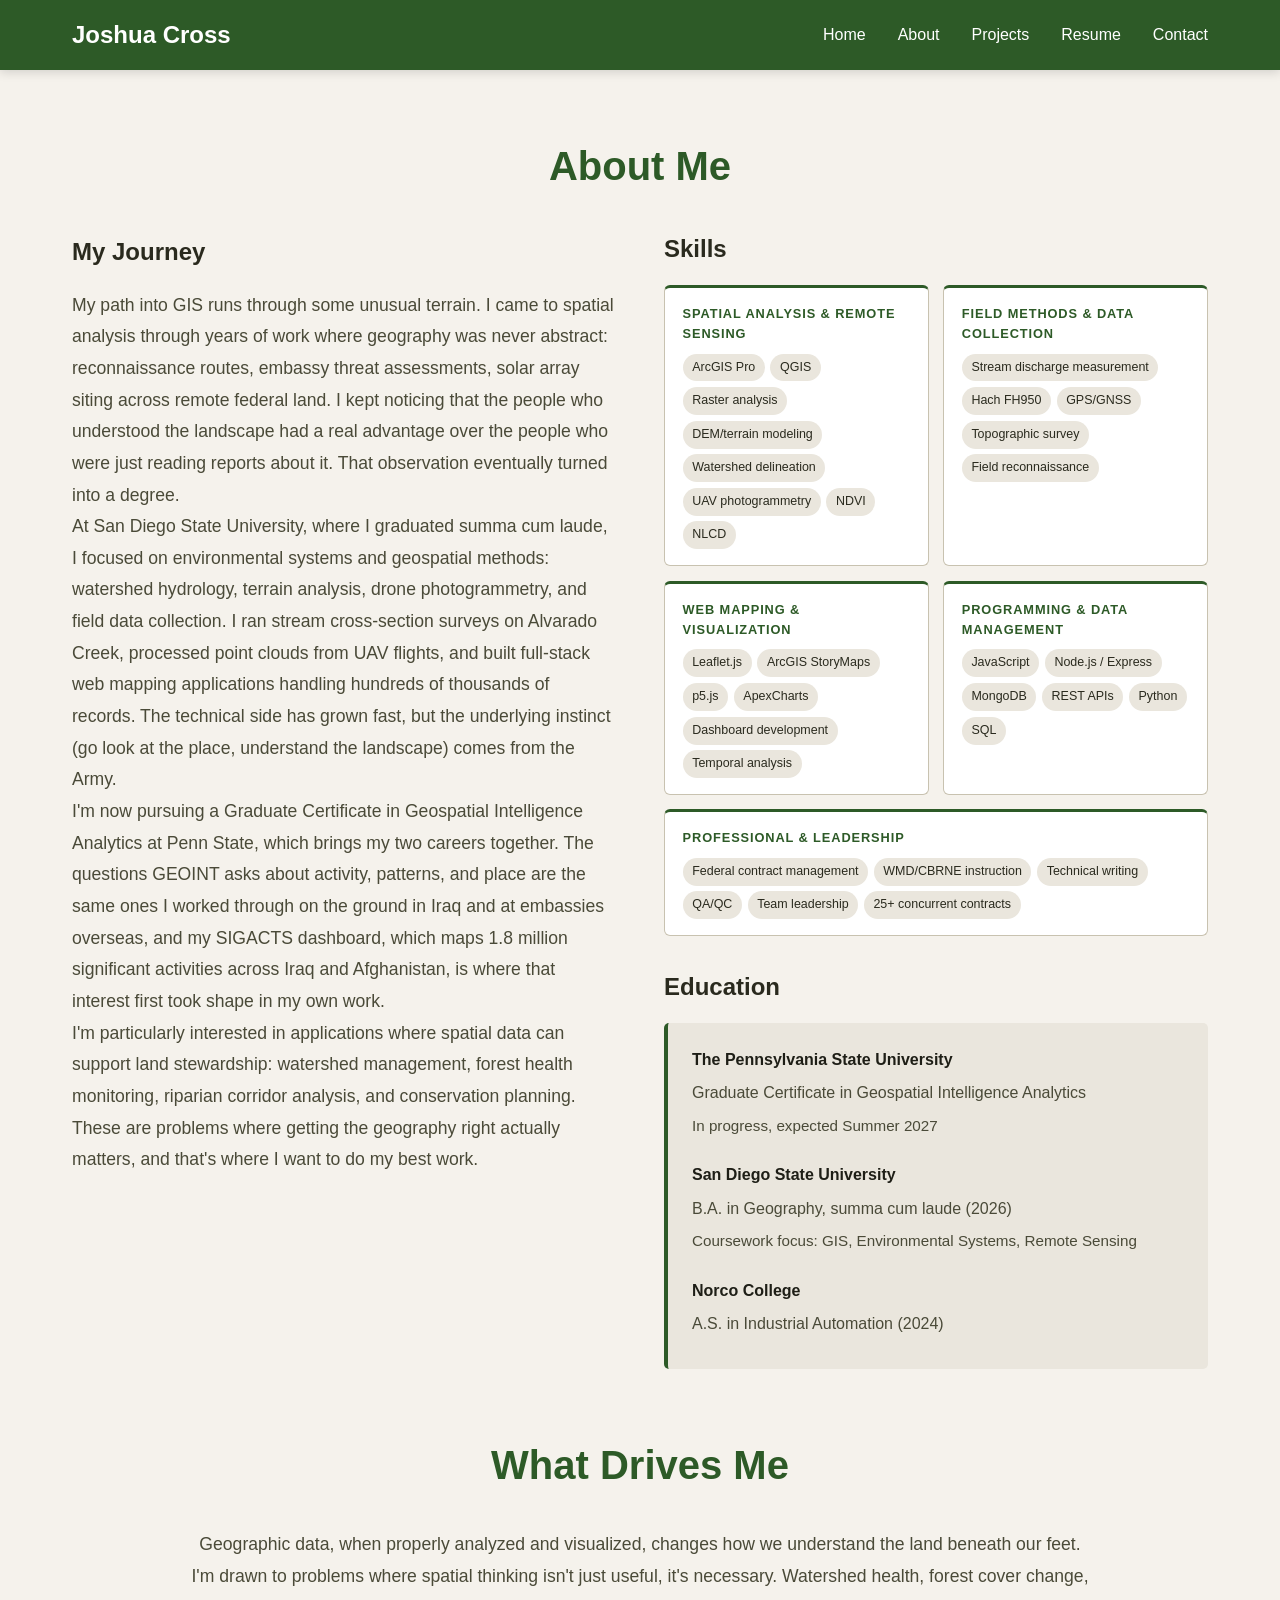
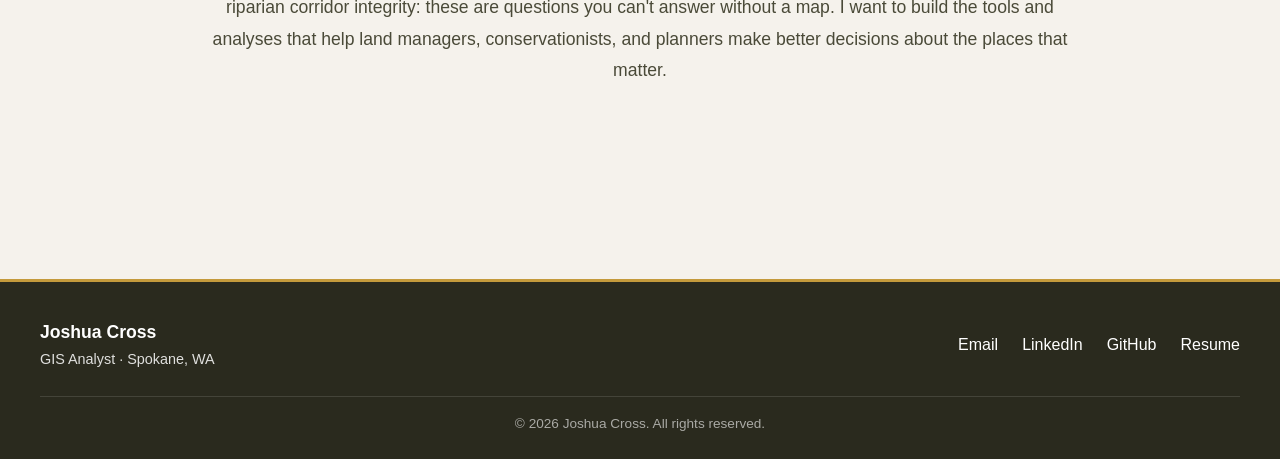
<file: about.html>
<!DOCTYPE html>
<html lang="en">
<head>
  <meta charset="UTF-8">
  <meta name="viewport" content="width=device-width, initial-scale=1.0">
  <title>About - Joshua Cross</title>
  <link rel="icon" href="favicon.svg" type="image/svg+xml">
  <link rel="icon" href="favicon-32.png" type="image/png" sizes="32x32">
  <link rel="apple-touch-icon" href="apple-touch-icon.png">
  <link rel="stylesheet" href="portfolio-style.css">
</head>
<body>
  <nav>
    <div class="nav-container">
      <h1>Joshua Cross</h1>
      <ul>
        <li><a href="index.html">Home</a></li>
        <li><a href="about.html">About</a></li>
        <li><a href="projects.html">Projects</a></li>
        <li><a href="resume.html">Resume</a></li>
        <li><a href="contact.html">Contact</a></li>
      </ul>
    </div>
  </nav>

  <div class="container">
    <section>
      <h2>About Me</h2>
      
      <div class="about-content">
        <div>
          <div class="about-text">
            <h3>My Journey</h3>
            <p>
              My path into GIS runs through some unusual terrain. I came to spatial analysis through
              years of work where geography was never abstract: reconnaissance routes, embassy threat
              assessments, solar array siting across remote federal land. I kept noticing that the people
              who understood the landscape had a real advantage over the people who were just reading
              reports about it. That observation eventually turned into a degree.
            </p>
            <p>
              At San Diego State University, where I graduated summa cum laude, I focused on environmental
              systems and geospatial methods: watershed hydrology, terrain analysis, drone photogrammetry, and
              field data collection. I ran stream cross-section surveys on Alvarado Creek, processed point clouds
              from UAV flights, and built full-stack web mapping applications handling hundreds of thousands of
              records. The technical side has grown fast, but the underlying instinct (go look at the place,
              understand the landscape) comes from the Army.
            </p>
            <p>
              I'm now pursuing a Graduate Certificate in Geospatial Intelligence Analytics at Penn State,
              which brings my two careers together. The questions GEOINT asks about activity, patterns, and
              place are the same ones I worked through on the ground in Iraq and at embassies overseas, and
              my SIGACTS dashboard, which maps 1.8 million significant activities across Iraq and Afghanistan,
              is where that interest first took shape in my own work.
            </p>
            <p>
              I'm particularly interested in applications where spatial data can support land stewardship:
              watershed management, forest health monitoring, riparian corridor analysis, and conservation
              planning. These are problems where getting the geography right actually matters, and that's
              where I want to do my best work.
            </p>
          </div>
        </div>
        
        <div>
          <h3>Skills</h3>

          <style>
            .skill-cards {
              display: grid;
              grid-template-columns: 1fr 1fr;
              gap: 0.9rem;
              margin-top: 0.75rem;
            }
            .skill-card {
              background-color: var(--white);
              border: 1px solid var(--border);
              border-top: 3px solid var(--primary-green);
              border-radius: 6px;
              padding: 1rem 1.1rem;
              transition: box-shadow 0.2s, transform 0.2s;
            }
            .skill-card:hover {
              box-shadow: 0 4px 14px rgba(45,90,39,0.13);
              transform: translateY(-2px);
            }
            .skill-card.wide {
              grid-column: span 2;
            }
            .skill-card h4 {
              font-size: 0.8rem;
              font-weight: 700;
              text-transform: uppercase;
              letter-spacing: 0.07em;
              color: var(--primary-green);
              margin-bottom: 0.55rem;
            }
            .skill-tags {
              display: flex;
              flex-wrap: wrap;
              gap: 0.35rem;
            }
            .skill-tag {
              background-color: var(--light-surface);
              color: var(--dark-gray);
              font-size: 0.78rem;
              font-weight: 500;
              padding: 0.25rem 0.6rem;
              border-radius: 20px;
              white-space: nowrap;
            }

            @media (max-width: 768px) {
              .skill-cards { grid-template-columns: 1fr; }
              .skill-card.wide { grid-column: span 1; }
            }
          </style>

          <div class="skill-cards">

            <div class="skill-card">
              <h4>Spatial Analysis &amp; Remote Sensing</h4>
              <div class="skill-tags">
                <span class="skill-tag">ArcGIS Pro</span>
                <span class="skill-tag">QGIS</span>
                <span class="skill-tag">Raster analysis</span>
                <span class="skill-tag">DEM/terrain modeling</span>
                <span class="skill-tag">Watershed delineation</span>
                <span class="skill-tag">UAV photogrammetry</span>
                <span class="skill-tag">NDVI</span>
                <span class="skill-tag">NLCD</span>
              </div>
            </div>

            <div class="skill-card">
              <h4>Field Methods &amp; Data Collection</h4>
              <div class="skill-tags">
                <span class="skill-tag">Stream discharge measurement</span>
                <span class="skill-tag">Hach FH950</span>
                <span class="skill-tag">GPS/GNSS</span>
                <span class="skill-tag">Topographic survey</span>
                <span class="skill-tag">Field reconnaissance</span>
              </div>
            </div>

            <div class="skill-card">
              <h4>Web Mapping &amp; Visualization</h4>
              <div class="skill-tags">
                <span class="skill-tag">Leaflet.js</span>
                <span class="skill-tag">ArcGIS StoryMaps</span>
                <span class="skill-tag">p5.js</span>
                <span class="skill-tag">ApexCharts</span>
                <span class="skill-tag">Dashboard development</span>
                <span class="skill-tag">Temporal analysis</span>
              </div>
            </div>

            <div class="skill-card">
              <h4>Programming &amp; Data Management</h4>
              <div class="skill-tags">
                <span class="skill-tag">JavaScript</span>
                <span class="skill-tag">Node.js / Express</span>
                <span class="skill-tag">MongoDB</span>
                <span class="skill-tag">REST APIs</span>
                <span class="skill-tag">Python</span>
                <span class="skill-tag">SQL</span>
              </div>
            </div>

            <div class="skill-card wide">
              <h4>Professional &amp; Leadership</h4>
              <div class="skill-tags">
                <span class="skill-tag">Federal contract management</span>
                <span class="skill-tag">WMD/CBRNE instruction</span>
                <span class="skill-tag">Technical writing</span>
                <span class="skill-tag">QA/QC</span>
                <span class="skill-tag">Team leadership</span>
                <span class="skill-tag">25+ concurrent contracts</span>
              </div>
            </div>

          </div>
          
          <h3 style="margin-top: 2rem;">Education</h3>
          <div style="background-color: var(--light-surface); padding: 1.5rem; border-radius: 5px; margin-top: 1rem; border-left: 4px solid var(--primary-green);">
            <p style="margin-bottom: 0.5rem;"><strong>The Pennsylvania State University</strong></p>
            <p style="color: var(--medium-gray); margin-bottom: 0.5rem;">Graduate Certificate in Geospatial Intelligence Analytics</p>
            <p style="color: var(--medium-gray); font-size: 0.95rem;">In progress, expected Summer 2027</p>

            <p style="margin-top: 1.5rem; margin-bottom: 0.5rem;"><strong>San Diego State University</strong></p>
            <p style="color: var(--medium-gray); margin-bottom: 0.5rem;">B.A. in Geography, summa cum laude (2026)</p>
            <p style="color: var(--medium-gray); font-size: 0.95rem;">Coursework focus: GIS, Environmental Systems, Remote Sensing</p>
            
            <p style="margin-top: 1.5rem; margin-bottom: 0.5rem;"><strong>Norco College</strong></p>
            <p style="color: var(--medium-gray); margin-bottom: 0.5rem;">A.S. in Industrial Automation (2024)</p>
          </div>
        </div>
      </div>
    </section>
    
    <section>
      <h2>What Drives Me</h2>
      <p style="text-align: center; font-size: 1.1rem; color: var(--medium-gray); max-width: 900px; margin: 0 auto; line-height: 1.8;">
        Geographic data, when properly analyzed and visualized, changes how we understand the land
        beneath our feet. I'm drawn to problems where spatial thinking isn't just useful, it's
        necessary. Watershed health, forest cover change, riparian corridor integrity: these are
        questions you can't answer without a map. I want to build the tools and analyses that help
        land managers, conservationists, and planners make better decisions about the places that matter.
      </p>
    </section>
  </div>

  <footer class="site-footer">
    <div class="footer-inner">
      <div class="footer-id">
        <strong>Joshua Cross</strong>
        <span>GIS Analyst &middot; Spokane, WA</span>
      </div>
      <div class="footer-links" role="navigation" aria-label="Contact and profiles">
        <a href="mailto:cross124@hotmail.com">Email</a>
        <a href="https://www.linkedin.com/in/joshuajcross/" target="_blank" rel="noopener">LinkedIn</a>
        <a href="https://github.com/crosseodtech-alt" target="_blank" rel="noopener">GitHub</a>
        <a href="resume.html">Resume</a>
      </div>
    </div>
    <p class="footer-copy">&copy; 2026 Joshua Cross. All rights reserved.</p>
  </footer>
</body>
</html>
</file>
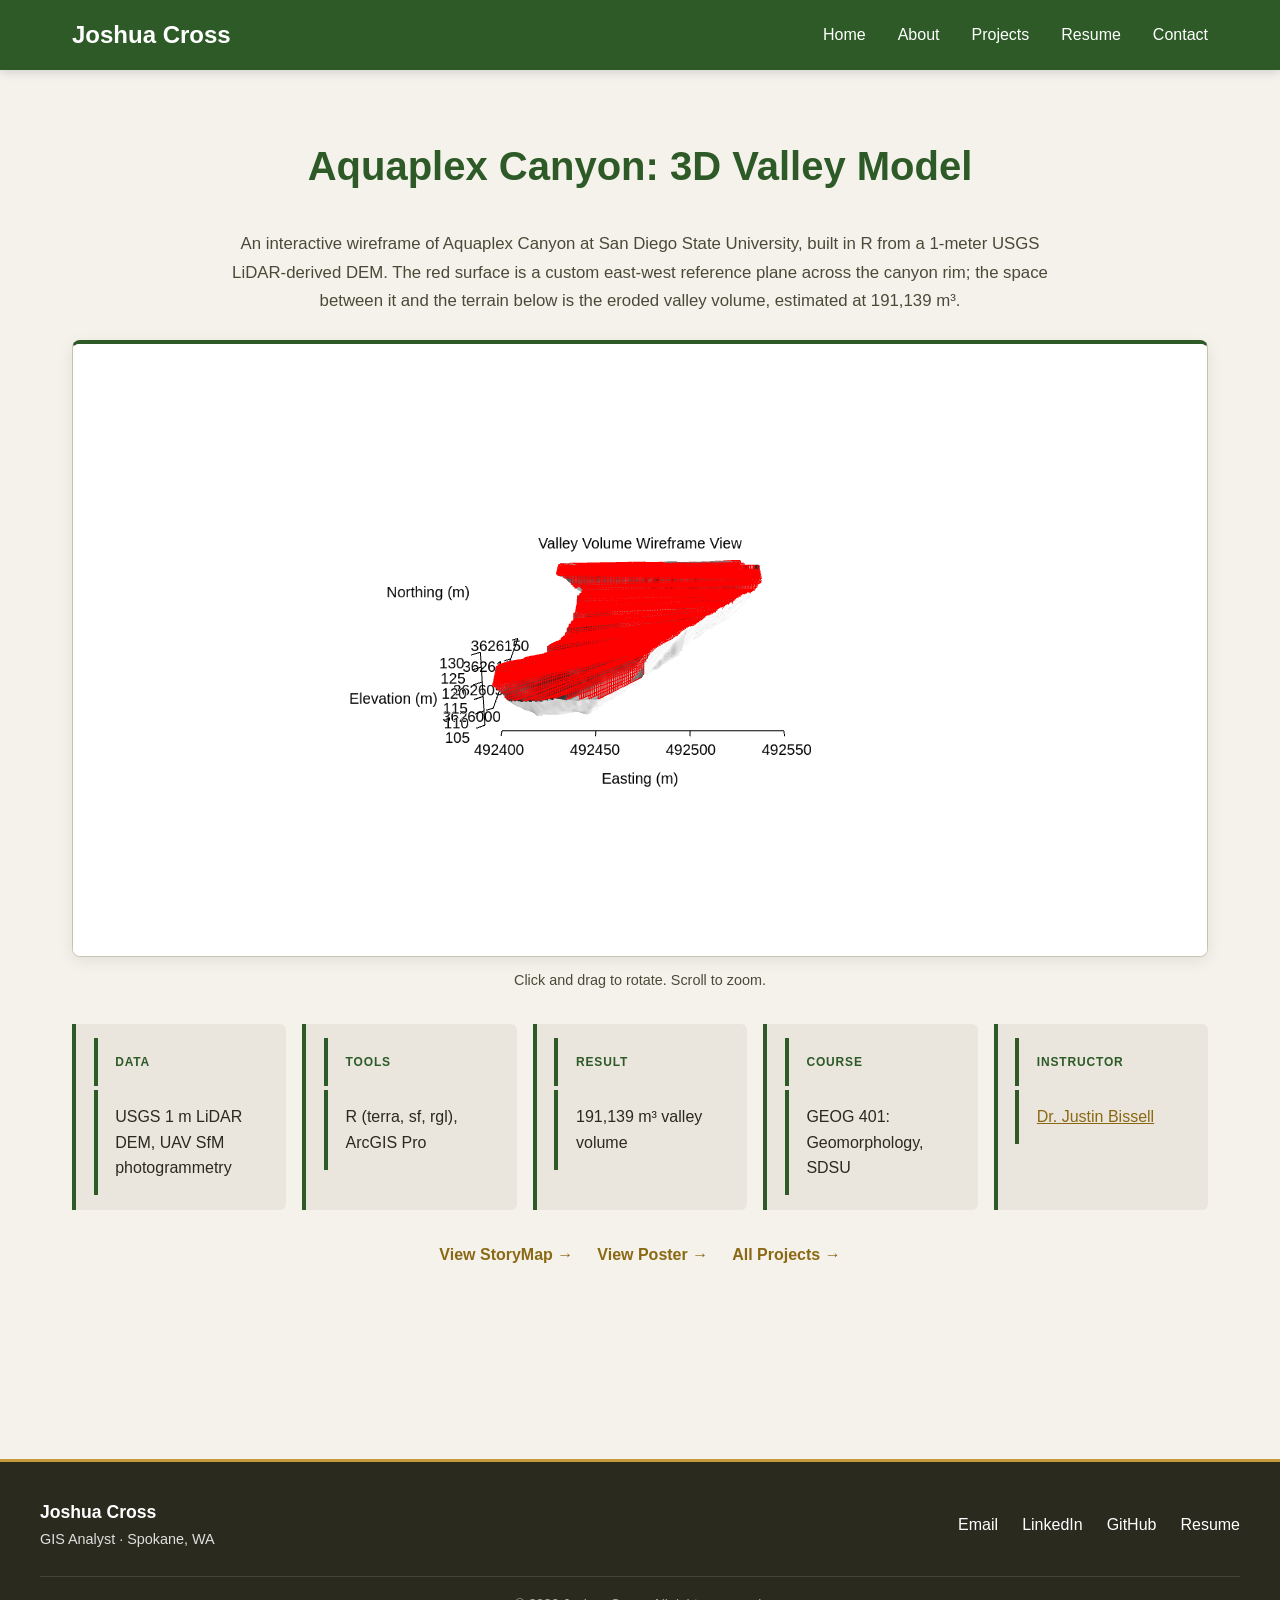
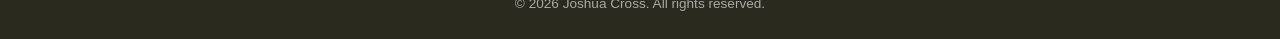
<file: aquaplex-3d.html>
<!DOCTYPE html>
<html lang="en">
<head>
  <meta charset="UTF-8">
  <meta name="viewport" content="width=device-width, initial-scale=1.0">
  <title>Aquaplex Canyon 3D Valley Model - Joshua Cross</title>
  <link rel="icon" href="favicon.svg" type="image/svg+xml">
  <link rel="icon" href="favicon-32.png" type="image/png" sizes="32x32">
  <link rel="apple-touch-icon" href="apple-touch-icon.png">
  <link rel="stylesheet" href="portfolio-style.css">
  <style>
    .model-intro { max-width: 820px; margin: 0 auto 1.5rem; text-align: center; color: var(--medium-gray); font-size: 1.05rem; line-height: 1.7; }
    .model-frame {
      background: var(--white);
      border: 1px solid var(--border);
      border-top: 4px solid var(--primary-green);
      border-radius: 8px;
      box-shadow: 0 4px 15px rgba(0,0,0,0.08);
      overflow: hidden;
    }
    .model-frame iframe { display: block; width: 100%; height: 68vh; min-height: 420px; border: 0; }
    .model-hint { text-align: center; color: var(--medium-gray); font-size: 0.9rem; margin-top: 0.75rem; }
    .model-meta { display: grid; grid-template-columns: repeat(auto-fit, minmax(200px, 1fr)); gap: 1rem; margin-top: 2rem; }
    .model-meta div { background: var(--light-surface); border-left: 4px solid var(--primary-green); border-radius: 0 6px 6px 0; padding: 0.9rem 1.1rem; }
    .model-meta .k { font-size: 0.75rem; font-weight: 700; text-transform: uppercase; letter-spacing: 0.07em; color: var(--primary-green); }
    .model-meta .v { color: var(--dark-gray); margin-top: 0.2rem; }
    .model-meta .v a { color: var(--accent-brown); }
    .model-links { text-align: center; margin-top: 2rem; display: flex; gap: 1.5rem; justify-content: center; flex-wrap: wrap; }
    @media (max-width: 768px) { .model-frame iframe { height: 60vh; } }
  </style>
</head>
<body>
  <nav>
    <div class="nav-container">
      <h1>Joshua Cross</h1>
      <ul>
        <li><a href="index.html">Home</a></li>
        <li><a href="about.html">About</a></li>
        <li><a href="projects.html">Projects</a></li>
        <li><a href="resume.html">Resume</a></li>
        <li><a href="contact.html">Contact</a></li>
      </ul>
    </div>
  </nav>

  <div class="container">
    <section>
      <h2>Aquaplex Canyon: 3D Valley Model</h2>
      <p class="model-intro">
        An interactive wireframe of Aquaplex Canyon at San Diego State University, built in R from a
        1-meter USGS LiDAR-derived DEM. The red surface is a custom east-west reference plane across the
        canyon rim; the space between it and the terrain below is the eroded valley volume, estimated at
        191,139 m&sup3;.
      </p>

      <div class="model-frame">
        <iframe src="valley_volume_wireframe_view.html" title="Interactive 3D wireframe of Aquaplex Canyon valley volume" loading="lazy"></iframe>
      </div>
      <p class="model-hint">Click and drag to rotate. Scroll to zoom.</p>

      <div class="model-meta">
        <div><div class="k">Data</div><div class="v">USGS 1 m LiDAR DEM, UAV SfM photogrammetry</div></div>
        <div><div class="k">Tools</div><div class="v">R (terra, sf, rgl), ArcGIS Pro</div></div>
        <div><div class="k">Result</div><div class="v">191,139 m&sup3; valley volume</div></div>
        <div><div class="k">Course</div><div class="v">GEOG 401: Geomorphology, SDSU</div></div>
        <div><div class="k">Instructor</div><div class="v"><a href="https://geography.sdsu.edu/people/faculty" target="_blank" rel="noopener">Dr. Justin Bissell</a></div></div>
      </div>

      <div class="model-links">
        <a href="https://storymaps.arcgis.com/stories/194bd8a8081242cbbac8ca4844e58283" class="project-link" target="_blank">View StoryMap &rarr;</a>
        <a href="aquaplex-poster.html" class="project-link">View Poster &rarr;</a>
        <a href="projects.html" class="project-link">All Projects &rarr;</a>
      </div>
    </section>
  </div>

  <footer class="site-footer">
    <div class="footer-inner">
      <div class="footer-id">
        <strong>Joshua Cross</strong>
        <span>GIS Analyst &middot; Spokane, WA</span>
      </div>
      <div class="footer-links" role="navigation" aria-label="Contact and profiles">
        <a href="mailto:cross124@hotmail.com">Email</a>
        <a href="https://www.linkedin.com/in/joshuajcross/" target="_blank" rel="noopener">LinkedIn</a>
        <a href="https://github.com/crosseodtech-alt" target="_blank" rel="noopener">GitHub</a>
        <a href="resume.html">Resume</a>
      </div>
    </div>
    <p class="footer-copy">&copy; 2026 Joshua Cross. All rights reserved.</p>
  </footer>
</body>
</html>
</file>
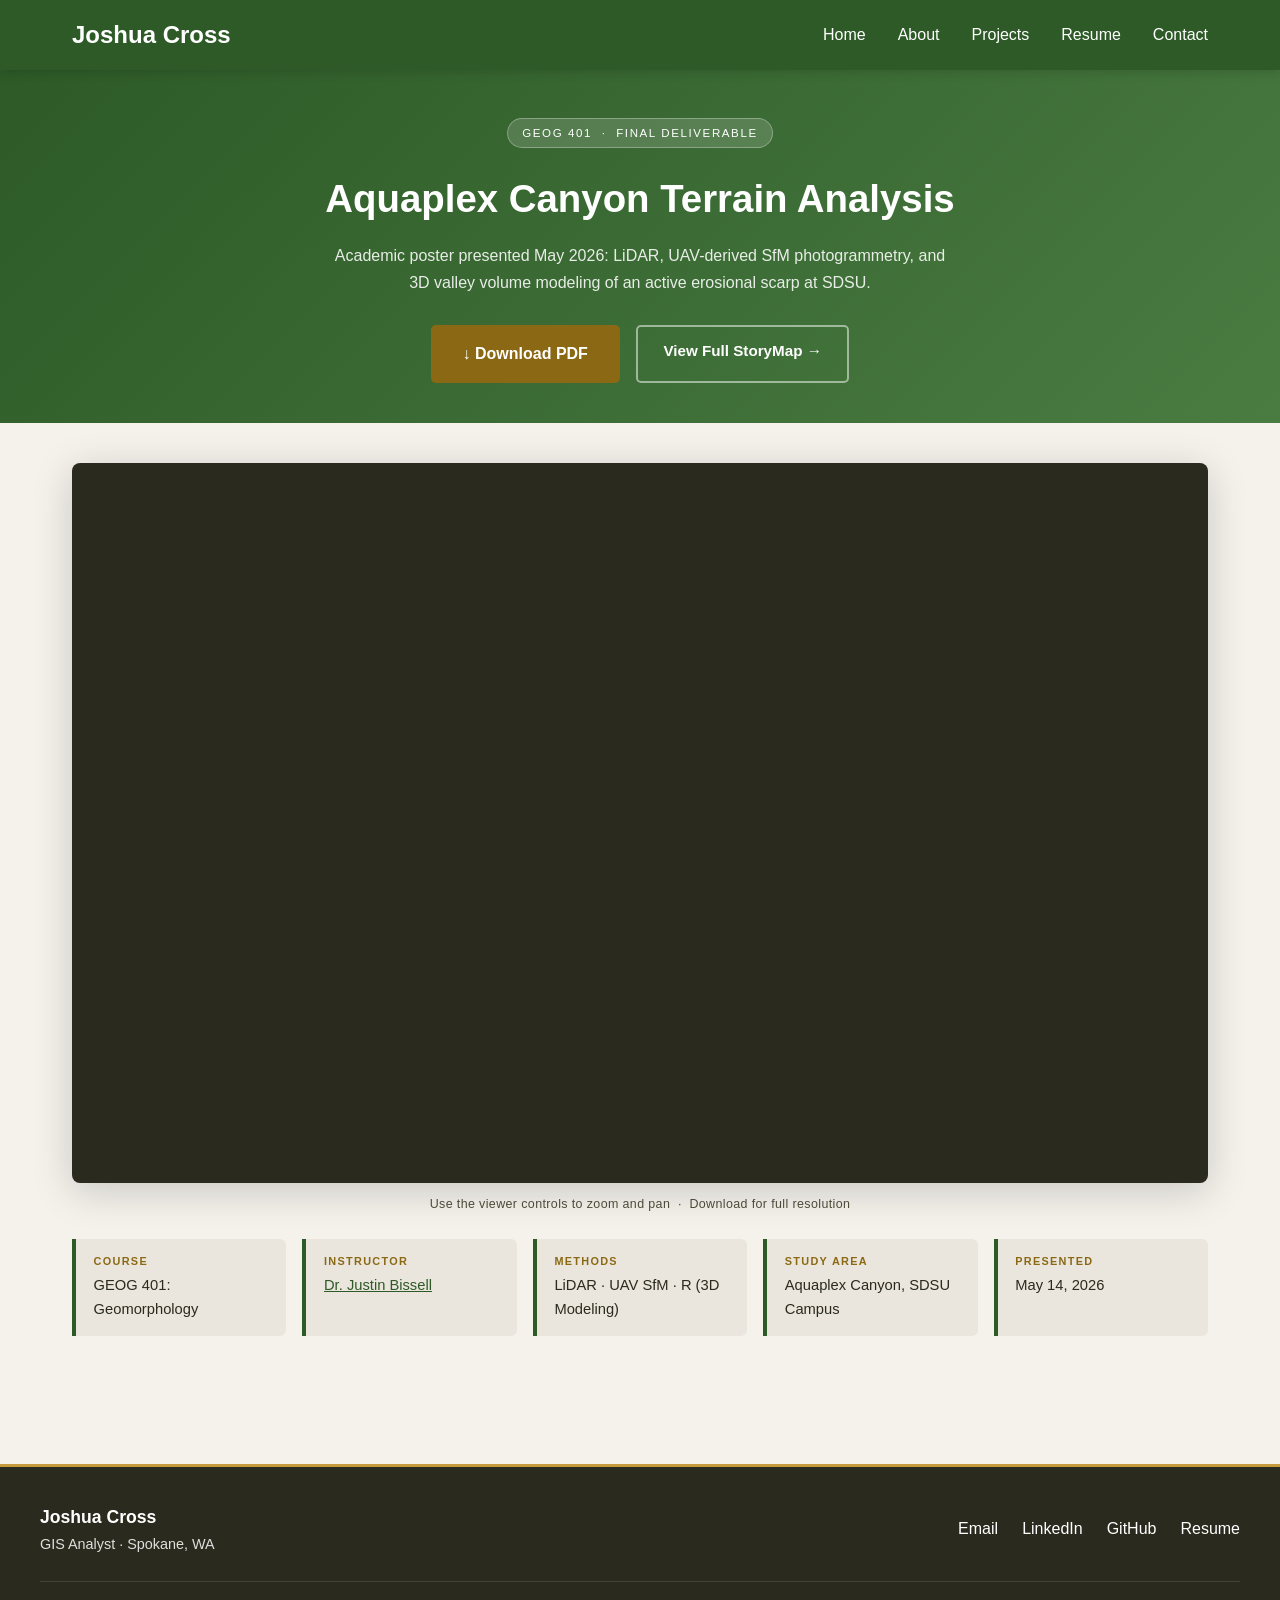
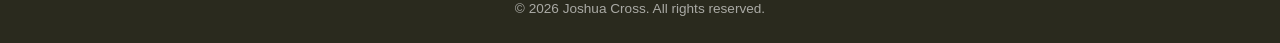
<file: aquaplex-poster.html>
<!DOCTYPE html>
<html lang="en">
<head>
  <meta charset="UTF-8">
  <meta name="viewport" content="width=device-width, initial-scale=1.0">
  <title>Aquaplex Canyon Terrain Analysis – GEOG 401 Poster</title>
  <link rel="icon" href="favicon.svg" type="image/svg+xml">
  <link rel="icon" href="favicon-32.png" type="image/png" sizes="32x32">
  <link rel="apple-touch-icon" href="apple-touch-icon.png">
  <link rel="stylesheet" href="portfolio-style.css">
  <style>
    .poster-hero {
      background: linear-gradient(135deg, var(--primary-green) 0%, var(--secondary-green) 100%);
      color: var(--white);
      padding: 3rem 2rem 2.5rem;
      text-align: center;
    }

    .poster-hero .tag {
      display: inline-block;
      background: rgba(255,255,255,0.15);
      border: 1px solid rgba(255,255,255,0.3);
      color: var(--white);
      font-size: 0.72rem;
      letter-spacing: 0.14em;
      text-transform: uppercase;
      padding: 0.3rem 0.9rem;
      border-radius: 20px;
      margin-bottom: 1.2rem;
    }

    .poster-hero h2 {
      color: var(--white);
      font-size: clamp(1.5rem, 3vw, 2.4rem);
      margin-bottom: 0.8rem;
      font-weight: 700;
      text-align: center;
    }

    .poster-hero p {
      color: rgba(255,255,255,0.88);
      font-size: 1rem;
      max-width: 620px;
      margin: 0 auto 1.8rem;
      line-height: 1.7;
    }

    .hero-actions {
      display: flex;
      gap: 1rem;
      justify-content: center;
      flex-wrap: wrap;
    }

    .btn-outline-white {
      display: inline-block;
      background: transparent;
      color: var(--white);
      border: 2px solid rgba(255,255,255,0.5);
      padding: 0.75rem 1.6rem;
      border-radius: 5px;
      text-decoration: none;
      font-weight: 600;
      transition: border-color 0.2s, background 0.2s;
      font-size: 0.95rem;
    }

    .btn-outline-white:hover {
      border-color: var(--white);
      background: rgba(255,255,255,0.1);
    }

    .viewer-wrap {
      max-width: 1200px;
      margin: 0 auto;
      padding: 2.5rem 2rem 4rem;
    }

    .pdf-frame-wrap {
      border-radius: 8px;
      overflow: hidden;
      box-shadow: 0 8px 40px rgba(0,0,0,0.18);
      background: var(--dark-gray);
      height: 80vh;
      min-height: 500px;
    }

    .pdf-frame-wrap iframe {
      display: block;
      width: 100%;
      height: 100%;
      border: none;
    }

    .hint {
      text-align: center;
      color: var(--medium-gray);
      font-size: 0.78rem;
      margin-top: 0.75rem;
      letter-spacing: 0.03em;
    }

    .info-strip {
      display: grid;
      grid-template-columns: repeat(auto-fit, minmax(200px, 1fr));
      gap: 1rem;
      margin-top: 1.5rem;
    }

    .info-cell {
      background: var(--light-surface);
      border-left: 4px solid var(--primary-green);
      border-radius: 0 6px 6px 0;
      padding: 0.9rem 1.1rem;
    }

    .info-cell .label {
      font-size: 0.68rem;
      text-transform: uppercase;
      letter-spacing: 0.12em;
      color: var(--accent-brown);
      font-weight: 700;
      margin-bottom: 0.25rem;
    }

    .info-cell .value {
      font-size: 0.92rem;
      color: var(--dark-gray);
      font-weight: 500;
    }

    @media (max-width: 768px) {
      .pdf-frame-wrap { height: 60vh; }
      .info-strip { grid-template-columns: 1fr; }
    }
  </style>
</head>
<body>

  <nav>
    <div class="nav-container">
      <h1>Joshua Cross</h1>
      <ul>
        <li><a href="index.html">Home</a></li>
        <li><a href="about.html">About</a></li>
        <li><a href="projects.html">Projects</a></li>
        <li><a href="resume.html">Resume</a></li>
        <li><a href="contact.html">Contact</a></li>
      </ul>
    </div>
  </nav>

  <div class="poster-hero">
    <div class="tag">GEOG 401 &nbsp;·&nbsp; Final Deliverable</div>
    <h2>Aquaplex Canyon Terrain Analysis</h2>
    <p>Academic poster presented May 2026: LiDAR, UAV-derived SfM photogrammetry, and 3D valley volume modeling of an active erosional scarp at SDSU.</p>
    <div class="hero-actions">
      <a href="aquaplex-poster.pdf" download class="btn">↓ Download PDF</a>
      <a href="https://storymaps.arcgis.com/stories/194bd8a8081242cbbac8ca4844e58283" target="_blank" class="btn-outline-white">View Full StoryMap →</a>
    </div>
  </div>

  <div class="viewer-wrap">

    <div class="pdf-frame-wrap">
      <iframe
        src="https://docs.google.com/viewer?url=https://jcrossgis.com/aquaplex-poster.pdf&embedded=true"
        title="Aquaplex Canyon Terrain Analysis – GEOG 401 Final Poster"
        aria-label="PDF viewer: Aquaplex Canyon Terrain Analysis poster">
      </iframe>
    </div>

    <p class="hint">Use the viewer controls to zoom and pan &nbsp;·&nbsp; Download for full resolution</p>

    <div class="info-strip">
      <div class="info-cell">
        <div class="label">Course</div>
        <div class="value">GEOG 401: Geomorphology</div>
      </div>
      <div class="info-cell">
        <div class="label">Instructor</div>
        <div class="value"><a href="https://geography.sdsu.edu/people/faculty" target="_blank" rel="noopener" style="color: var(--primary-green);">Dr. Justin Bissell</a></div>
      </div>
      <div class="info-cell">
        <div class="label">Methods</div>
        <div class="value">LiDAR · UAV SfM · R (3D Modeling)</div>
      </div>
      <div class="info-cell">
        <div class="label">Study Area</div>
        <div class="value">Aquaplex Canyon, SDSU Campus</div>
      </div>
      <div class="info-cell">
        <div class="label">Presented</div>
        <div class="value">May 14, 2026</div>
      </div>
    </div>

  </div>

  <footer class="site-footer">
    <div class="footer-inner">
      <div class="footer-id">
        <strong>Joshua Cross</strong>
        <span>GIS Analyst &middot; Spokane, WA</span>
      </div>
      <div class="footer-links" role="navigation" aria-label="Contact and profiles">
        <a href="mailto:cross124@hotmail.com">Email</a>
        <a href="https://www.linkedin.com/in/joshuajcross/" target="_blank" rel="noopener">LinkedIn</a>
        <a href="https://github.com/crosseodtech-alt" target="_blank" rel="noopener">GitHub</a>
        <a href="resume.html">Resume</a>
      </div>
    </div>
    <p class="footer-copy">&copy; 2026 Joshua Cross. All rights reserved.</p>
  </footer>

</body>
</html>
</file>
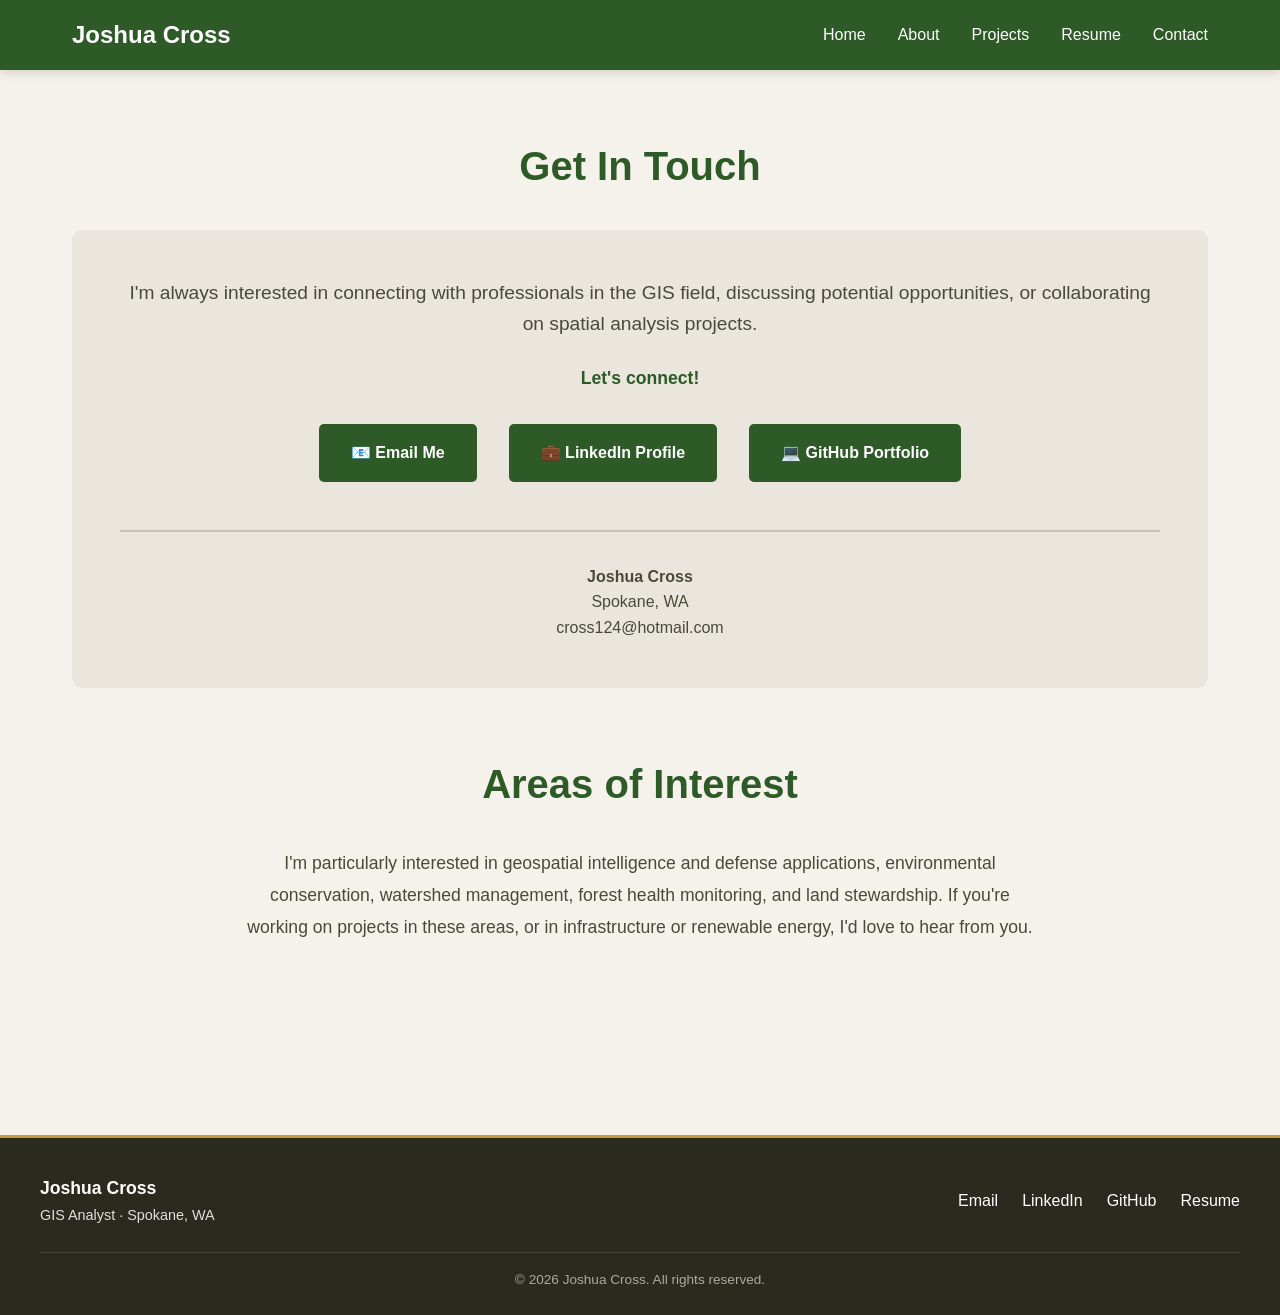
<file: contact.html>
<!DOCTYPE html>
<html lang="en">
<head>
  <meta charset="UTF-8">
  <meta name="viewport" content="width=device-width, initial-scale=1.0">
  <title>Contact - Joshua Cross</title>
  <link rel="icon" href="favicon.svg" type="image/svg+xml">
  <link rel="icon" href="favicon-32.png" type="image/png" sizes="32x32">
  <link rel="apple-touch-icon" href="apple-touch-icon.png">
  <link rel="stylesheet" href="portfolio-style.css">
</head>
<body>
  <nav>
    <div class="nav-container">
      <h1>Joshua Cross</h1>
      <ul>
        <li><a href="index.html">Home</a></li>
        <li><a href="about.html">About</a></li>
        <li><a href="projects.html">Projects</a></li>
        <li><a href="resume.html">Resume</a></li>
        <li><a href="contact.html">Contact</a></li>
      </ul>
    </div>
  </nav>

  <div class="container">
    <section>
      <h2>Get In Touch</h2>
      
      <div class="contact-info">
        <p style="font-size: 1.2rem; color: var(--medium-gray); margin-bottom: 1.5rem;">
          I'm always interested in connecting with professionals in the GIS field, 
          discussing potential opportunities, or collaborating on spatial analysis projects.
        </p>
        
        <p style="font-size: 1.1rem; color: var(--primary-green); font-weight: 600;">
          Let's connect!
        </p>
        
        <div class="contact-links">
          <a href="mailto:cross124@hotmail.com" class="contact-btn">
            📧 Email Me
          </a>
          
          <a href="https://www.linkedin.com/in/joshuajcross/" target="_blank" class="contact-btn">
            💼 LinkedIn Profile
          </a>
          
          <a href="https://github.com/crosseodtech-alt" target="_blank" class="contact-btn">
            💻 GitHub Portfolio
          </a>
        </div>
        
        <div style="margin-top: 3rem; padding-top: 2rem; border-top: 2px solid var(--border);">
          <p style="color: var(--medium-gray); font-size: 1rem;">
            <strong>Joshua Cross</strong><br>
            Spokane, WA<br>
            cross124@hotmail.com
          </p>
        </div>
      </div>
    </section>
    
    <section style="margin-top: 4rem;">
      <h2>Areas of Interest</h2>
      <p style="text-align: center; font-size: 1.1rem; color: var(--medium-gray); max-width: 800px; margin: 0 auto; line-height: 1.8;">
        I'm particularly interested in geospatial intelligence and defense applications, environmental conservation, watershed management, forest health monitoring, and land stewardship. If you're working on projects in these areas, or in infrastructure or renewable energy, I'd love to hear from you.
      </p>
    </section>
  </div>

  <footer class="site-footer">
    <div class="footer-inner">
      <div class="footer-id">
        <strong>Joshua Cross</strong>
        <span>GIS Analyst &middot; Spokane, WA</span>
      </div>
      <div class="footer-links" role="navigation" aria-label="Contact and profiles">
        <a href="mailto:cross124@hotmail.com">Email</a>
        <a href="https://www.linkedin.com/in/joshuajcross/" target="_blank" rel="noopener">LinkedIn</a>
        <a href="https://github.com/crosseodtech-alt" target="_blank" rel="noopener">GitHub</a>
        <a href="resume.html">Resume</a>
      </div>
    </div>
    <p class="footer-copy">&copy; 2026 Joshua Cross. All rights reserved.</p>
  </footer>
</body>
</html>
</file>
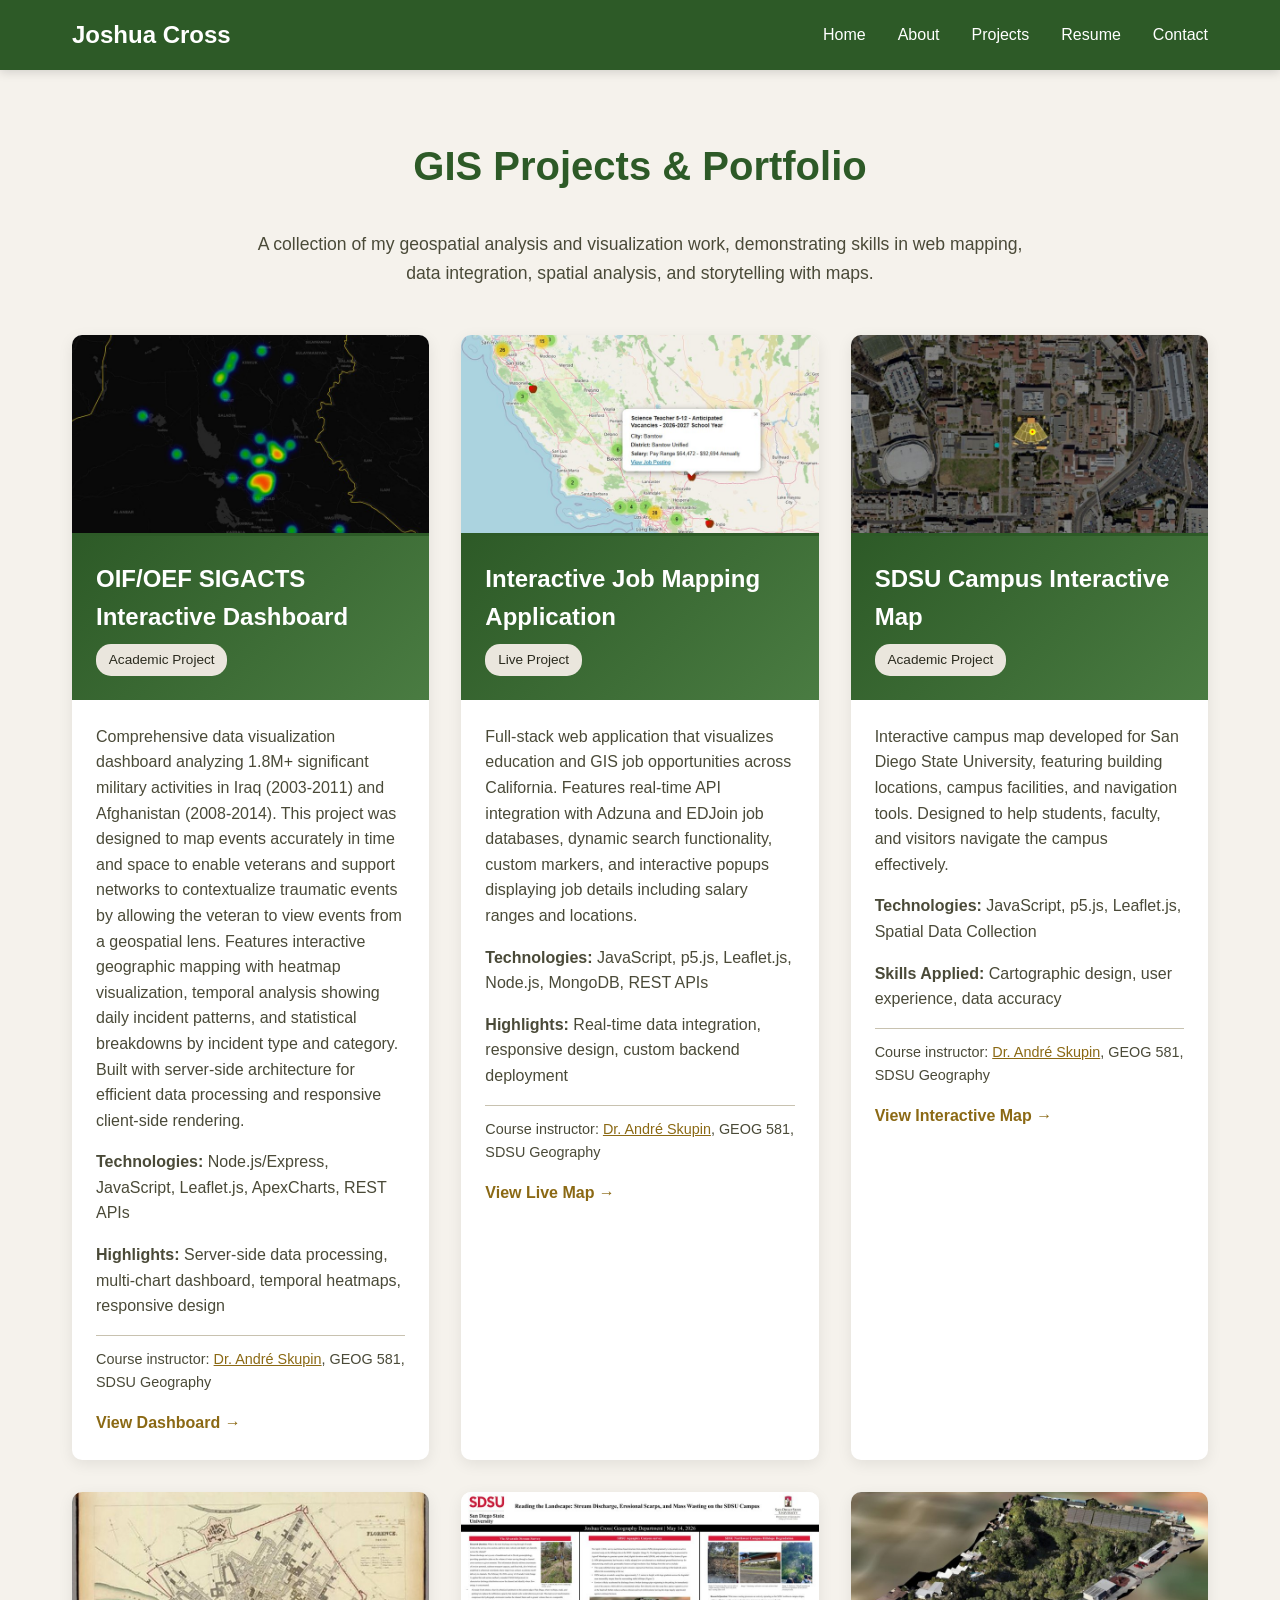
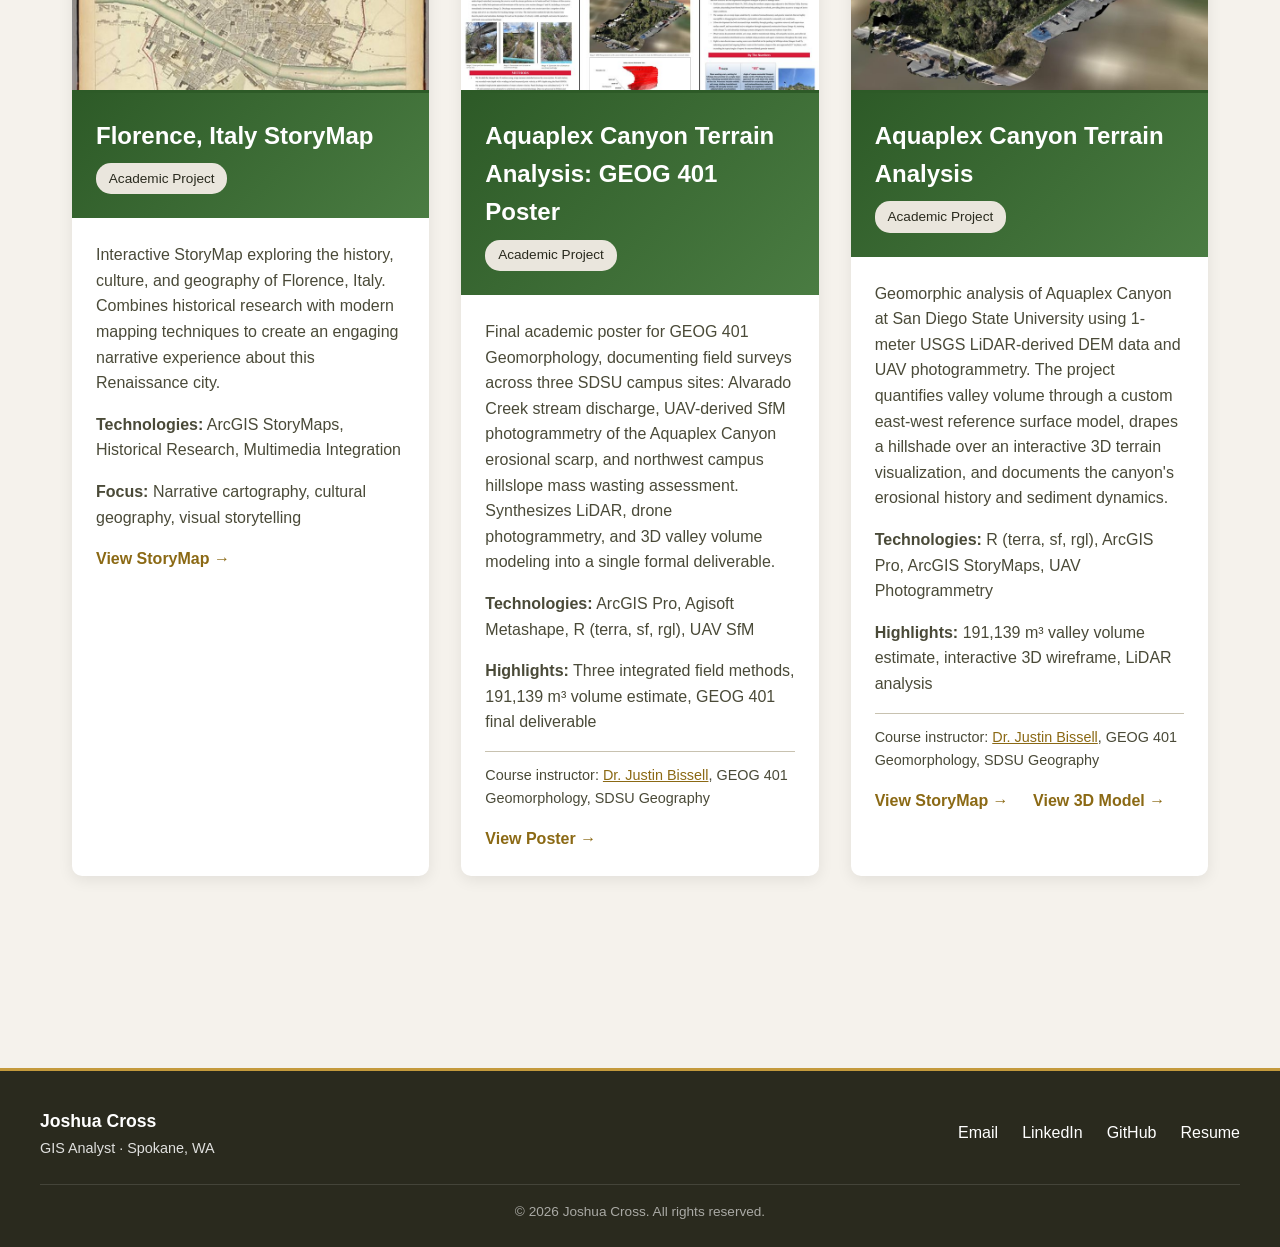
<file: projects.html>
<!DOCTYPE html>
<html lang="en">
<head>
  <meta charset="UTF-8">
  <meta name="viewport" content="width=device-width, initial-scale=1.0">
  <title>Projects - Joshua Cross</title>
  <link rel="icon" href="favicon.svg" type="image/svg+xml">
  <link rel="icon" href="favicon-32.png" type="image/png" sizes="32x32">
  <link rel="apple-touch-icon" href="apple-touch-icon.png">
  <link rel="stylesheet" href="portfolio-style.css">
</head>
<body>
  <nav>
    <div class="nav-container">
      <h1>Joshua Cross</h1>
      <ul>
        <li><a href="index.html">Home</a></li>
        <li><a href="about.html">About</a></li>
        <li><a href="projects.html">Projects</a></li>
        <li><a href="resume.html">Resume</a></li>
        <li><a href="contact.html">Contact</a></li>
      </ul>
    </div>
  </nav>

  <div class="container">
    <section>
      <h2>GIS Projects & Portfolio</h2>
      <p style="text-align: center; font-size: 1.1rem; color: var(--medium-gray); max-width: 800px; margin: 0 auto 3rem auto;">
        A collection of my geospatial analysis and visualization work, demonstrating skills in 
        web mapping, data integration, spatial analysis, and storytelling with maps.
      </p>

      <div class="projects-grid">
        
        <!-- Iraq SIGACTS Data Visualization -->
        <div class="project-card">
          <a class="project-thumb" href="sigacts/">
            <img src="images/thumb-sigacts.jpg" alt="Heatmap of significant activities across central Iraq, centered on Baghdad" width="800" height="450" loading="lazy">
          </a>
          <div class="project-header">
            <h3>OIF/OEF SIGACTS Interactive Dashboard</h3>
            <span class="project-status">Academic Project</span>
          </div>
          <div class="project-body">
            <p>
              Comprehensive data visualization dashboard analyzing 1.8M+ significant military 
              activities in Iraq (2003-2011) and Afghanistan (2008-2014). This project was designed 
              to map events accurately in time and space to enable veterans and support networks
              to contextualize traumatic events by allowing the veteran to view events from a 
              geospatial lens. Features interactive geographic mapping with heatmap 
              visualization, temporal analysis showing daily incident patterns, 
              and statistical breakdowns by incident type and category. Built with server-side 
              architecture for efficient data processing and responsive client-side rendering.
            </p>
            <p><strong>Technologies:</strong> Node.js/Express, JavaScript, Leaflet.js, ApexCharts, REST APIs</p>
            <p><strong>Highlights:</strong> Server-side data processing, multi-chart dashboard, temporal heatmaps, responsive design</p>
            <p class="project-credit">Course instructor: <a href="https://geography.sdsu.edu/people/bios/skupin" target="_blank" rel="noopener">Dr. Andr&eacute; Skupin</a>, GEOG 581, SDSU Geography</p>
            <a href="sigacts/" class="project-link">View Dashboard →</a>
          </div>
        </div>

        <!-- Interactive Job Mapping Application -->
        <div class="project-card">
          <a class="project-thumb" href="map.html">
            <img src="images/thumb-job-map.jpg" alt="Clustered teaching and GIS job markers across California with a job detail popup" width="800" height="450" loading="lazy">
          </a>
          <div class="project-header">
            <h3>Interactive Job Mapping Application</h3>
            <span class="project-status">Live Project</span>
          </div>
          <div class="project-body">
            <p>
              Full-stack web application that visualizes education and GIS job opportunities across 
              California. Features real-time API integration with Adzuna and EDJoin job databases, 
              dynamic search functionality, custom markers, and interactive popups displaying job 
              details including salary ranges and locations.
            </p>
            <p><strong>Technologies:</strong> JavaScript, p5.js, Leaflet.js, Node.js, MongoDB, REST APIs</p>
            <p><strong>Highlights:</strong> Real-time data integration, responsive design, custom backend deployment</p>
            <p class="project-credit">Course instructor: <a href="https://geography.sdsu.edu/people/bios/skupin" target="_blank" rel="noopener">Dr. Andr&eacute; Skupin</a>, GEOG 581, SDSU Geography</p>
            <a href="map.html" class="project-link">View Live Map →</a>
          </div>
        </div>

        <!-- SDSU Map -->
        <div class="project-card">
          <a class="project-thumb" href="campus/">
            <img src="images/thumb-sdsu-campus.jpg" alt="Satellite campus map of San Diego State University with the Open Air Theatre highlighted" width="800" height="450" loading="lazy">
          </a>
          <div class="project-header">
            <h3>SDSU Campus Interactive Map</h3>
            <span class="project-status">Academic Project</span>
          </div>
          <div class="project-body">
            <p>
              Interactive campus map developed for San Diego State University, featuring building 
              locations, campus facilities, and navigation tools. Designed to help students, faculty, 
              and visitors navigate the campus effectively.
            </p>
            <p><strong>Technologies:</strong> JavaScript, p5.js, Leaflet.js, Spatial Data Collection</p>
            <p><strong>Skills Applied:</strong> Cartographic design, user experience, data accuracy</p>
            <p class="project-credit">Course instructor: <a href="https://geography.sdsu.edu/people/bios/skupin" target="_blank" rel="noopener">Dr. Andr&eacute; Skupin</a>, GEOG 581, SDSU Geography</p>
            <a href="campus/" class="project-link">View Interactive Map →</a>
          </div>
        </div>

        <!-- Florence StoryMap -->
        <div class="project-card">
          <a class="project-thumb" href="https://storymaps.arcgis.com/stories/a43cd76825ff48aaac1025765d8aca10" target="_blank">
            <img src="images/thumb-florence.jpg" alt="1835 historical map of Florence, Italy, from the StoryMap" width="800" height="450" loading="lazy">
          </a>
          <div class="project-header">
            <h3>Florence, Italy StoryMap</h3>
            <span class="project-status">Academic Project</span>
          </div>
          <div class="project-body">
            <p>
              Interactive StoryMap exploring the history, culture, and geography of Florence, Italy. 
              Combines historical research with modern mapping techniques to create an engaging 
              narrative experience about this Renaissance city.
            </p>
            <p><strong>Technologies:</strong> ArcGIS StoryMaps, Historical Research, Multimedia Integration</p>
            <p><strong>Focus:</strong> Narrative cartography, cultural geography, visual storytelling</p>
            <a href="https://storymaps.arcgis.com/stories/a43cd76825ff48aaac1025765d8aca10" class="project-link" target="_blank">View StoryMap →</a>
          </div>
        </div>

        <!-- Aquaplex Canyon Poster -->
        <div class="project-card">
          <a class="project-thumb" href="aquaplex-poster.html">
            <img src="images/thumb-aquaplex-poster.jpg" alt="GEOG 401 poster: Reading the Landscape, stream discharge, erosional scarps, and mass wasting on the SDSU campus" width="800" height="450" loading="lazy">
          </a>
          <div class="project-header">
            <h3>Aquaplex Canyon Terrain Analysis: GEOG 401 Poster</h3>
            <span class="project-status">Academic Project</span>
          </div>
          <div class="project-body">
            <p>
              Final academic poster for GEOG 401 Geomorphology, documenting field surveys across 
              three SDSU campus sites: Alvarado Creek stream discharge, UAV-derived SfM 
              photogrammetry of the Aquaplex Canyon erosional scarp, and northwest campus 
              hillslope mass wasting assessment. Synthesizes LiDAR, drone photogrammetry, and 
              3D valley volume modeling into a single formal deliverable.
            </p>
            <p><strong>Technologies:</strong> ArcGIS Pro, Agisoft Metashape, R (terra, sf, rgl), UAV SfM</p>
            <p><strong>Highlights:</strong> Three integrated field methods, 191,139 m³ volume estimate, GEOG 401 final deliverable</p>
            <p class="project-credit">Course instructor: <a href="https://geography.sdsu.edu/people/faculty" target="_blank" rel="noopener">Dr. Justin Bissell</a>, GEOG 401 Geomorphology, SDSU Geography</p>
            <a href="aquaplex-poster.html" class="project-link">View Poster →</a>
          </div>
        </div>

        <!-- Aquaplex Canyon StoryMap -->
        <div class="project-card">
          <a class="project-thumb" href="https://storymaps.arcgis.com/stories/194bd8a8081242cbbac8ca4844e58283" target="_blank">
            <img src="images/thumb-aquaplex-sfm.jpg" alt="Drone structure-from-motion 3D model of Aquaplex Canyon at SDSU" width="800" height="450" loading="lazy">
          </a>
          <div class="project-header">
            <h3>Aquaplex Canyon Terrain Analysis</h3>
            <span class="project-status">Academic Project</span>
          </div>
          <div class="project-body">
            <p>
              Geomorphic analysis of Aquaplex Canyon at San Diego State University using 1-meter 
              USGS LiDAR-derived DEM data and UAV photogrammetry. The project quantifies valley 
              volume through a custom east-west reference surface model, drapes a hillshade over 
              an interactive 3D terrain visualization, and documents the canyon's erosional 
              history and sediment dynamics.
            </p>
            <p><strong>Technologies:</strong> R (terra, sf, rgl), ArcGIS Pro, ArcGIS StoryMaps, UAV Photogrammetry</p>
            <p><strong>Highlights:</strong> 191,139 m³ valley volume estimate, interactive 3D wireframe, LiDAR analysis</p>
            <p class="project-credit">Course instructor: <a href="https://geography.sdsu.edu/people/faculty" target="_blank" rel="noopener">Dr. Justin Bissell</a>, GEOG 401 Geomorphology, SDSU Geography</p>
            <a href="https://storymaps.arcgis.com/stories/194bd8a8081242cbbac8ca4844e58283" class="project-link" target="_blank">View StoryMap →</a>
            <a href="aquaplex-3d.html" class="project-link" style="margin-left: 1.25rem;">View 3D Model →</a>
          </div>
        </div>

      </div>
    </section>
  </div>

  <footer class="site-footer">
    <div class="footer-inner">
      <div class="footer-id">
        <strong>Joshua Cross</strong>
        <span>GIS Analyst &middot; Spokane, WA</span>
      </div>
      <div class="footer-links" role="navigation" aria-label="Contact and profiles">
        <a href="mailto:cross124@hotmail.com">Email</a>
        <a href="https://www.linkedin.com/in/joshuajcross/" target="_blank" rel="noopener">LinkedIn</a>
        <a href="https://github.com/crosseodtech-alt" target="_blank" rel="noopener">GitHub</a>
        <a href="resume.html">Resume</a>
      </div>
    </div>
    <p class="footer-copy">&copy; 2026 Joshua Cross. All rights reserved.</p>
  </footer>
</body>
</html>
</file>
<file: portfolio-style.css>
/* Portfolio Website Styles - Forest Green / Earth Brown Theme */

* {
  margin: 0;
  padding: 0;
  box-sizing: border-box;
}

:root {
  --primary-green: #2d5a27;
  --secondary-green: #4a7c42;
  --dark-gray: #2a2a1e;
  --medium-gray: #4a4a38;
  --light-surface: #eae6dd;
  --accent-brown: #8b6914;
  --accent-tan: #c49a3c;
  --white: #ffffff;
  --bg: #f5f2ec;
  --text-dark: #1e1e16;
  --border: #c8c2b0;
}

body {
  font-family: 'Segoe UI', Tahoma, Geneva, Verdana, sans-serif;
  line-height: 1.6;
  color: var(--text-dark);
  background-color: var(--bg);
}

/* Navigation */
nav {
  background-color: var(--primary-green);
  padding: 1rem 0;
  box-shadow: 0 2px 10px rgba(0,0,0,0.15);
  position: sticky;
  top: 0;
  z-index: 100;
}

.nav-container {
  max-width: 1200px;
  margin: 0 auto;
  padding: 0 2rem;
  display: flex;
  justify-content: space-between;
  align-items: center;
}

nav h1 {
  color: var(--white);
  font-size: 1.5rem;
  font-weight: 600;
}

nav ul {
  list-style: none;
  display: flex;
  gap: 2rem;
}

nav a {
  color: var(--white);
  text-decoration: none;
  font-weight: 500;
  transition: color 0.3s;
  font-size: 1rem;
}

nav a:hover {
  color: var(--accent-tan);
}

/* Hero Section */
.hero {
  background: linear-gradient(135deg, var(--primary-green) 0%, var(--secondary-green) 100%);
  color: var(--white);
  text-align: center;
  padding: 8rem 2rem;
}

.hero h2 {
  font-size: 3rem;
  margin-bottom: 1rem;
  font-weight: 700;
  color: var(--white);
}

.hero p {
  font-size: 1.3rem;
  margin-bottom: 2rem;
  opacity: 0.95;
}

.btn {
  display: inline-block;
  background-color: var(--accent-brown);
  color: var(--white);
  padding: 1rem 2rem;
  border-radius: 5px;
  text-decoration: none;
  font-weight: 600;
  transition: transform 0.3s, box-shadow 0.3s, background-color 0.3s;
}

.btn:hover {
  background-color: var(--accent-tan);
  transform: translateY(-2px);
  box-shadow: 0 5px 20px rgba(0,0,0,0.2);
}

/* Container */
.container {
  max-width: 1200px;
  margin: 0 auto;
  padding: 4rem 2rem;
}

/* Section Styles */
section {
  margin-bottom: 4rem;
}

h2 {
  color: var(--primary-green);
  font-size: 2.5rem;
  margin-bottom: 2rem;
  text-align: center;
  font-weight: 600;
}

h3 {
  color: var(--dark-gray);
  font-size: 1.5rem;
  margin-bottom: 1rem;
  font-weight: 600;
}

/* About Section */
.about-content {
  display: grid;
  grid-template-columns: 1fr 1fr;
  gap: 3rem;
  align-items: start;
}

.about-text {
  font-size: 1.1rem;
  line-height: 1.8;
  color: var(--medium-gray);
}

/* Skills Categories */
.skills-categories {
  display: flex;
  flex-direction: column;
  gap: 1.5rem;
}

.skill-category {
  background-color: var(--light-surface);
  border-left: 4px solid var(--primary-green);
  border-radius: 0 6px 6px 0;
  padding: 1rem 1.25rem;
}

.skill-category h4 {
  color: var(--primary-green);
  font-size: 0.85rem;
  font-weight: 700;
  text-transform: uppercase;
  letter-spacing: 0.06em;
  margin-bottom: 0.6rem;
}

.skill-category p {
  color: var(--medium-gray);
  font-size: 0.95rem;
  line-height: 1.6;
}

/* Legacy flat skills list -- kept for any pages still using it */
.skills-list {
  list-style: none;
  display: grid;
  grid-template-columns: 1fr 1fr;
  gap: 1rem;
}

.skills-list li {
  background-color: var(--light-surface);
  padding: 0.8rem 1rem;
  border-radius: 5px;
  color: var(--dark-gray);
  font-weight: 500;
}

.skills-list li:before {
  content: "✓ ";
  color: var(--primary-green);
  font-weight: bold;
  margin-right: 0.5rem;
}

/* Projects Grid */
.projects-grid {
  display: grid;
  grid-template-columns: repeat(auto-fit, minmax(300px, 1fr));
  gap: 2rem;
  margin-top: 3rem;
}

.project-card {
  background-color: var(--white);
  border-radius: 10px;
  box-shadow: 0 4px 15px rgba(0,0,0,0.08);
  overflow: hidden;
  transition: transform 0.3s, box-shadow 0.3s;
}

.project-card:hover {
  transform: translateY(-5px);
  box-shadow: 0 8px 25px rgba(0,0,0,0.13);
}

.project-header {
  background: linear-gradient(135deg, var(--primary-green) 0%, var(--secondary-green) 100%);
  color: var(--white);
  padding: 1.5rem;
}

.project-header h3 {
  color: var(--white);
  margin-bottom: 0.5rem;
}

.project-body {
  padding: 1.5rem;
}

.project-body p {
  color: var(--medium-gray);
  margin-bottom: 1rem;
  line-height: 1.6;
}

.project-link {
  display: inline-block;
  color: var(--accent-brown);
  text-decoration: none;
  font-weight: 600;
  transition: color 0.3s;
}

.project-link:hover {
  color: var(--primary-green);
}

.project-status {
  display: inline-block;
  background-color: var(--light-surface);
  color: var(--dark-gray);
  padding: 0.3rem 0.8rem;
  border-radius: 15px;
  font-size: 0.85rem;
  font-weight: 500;
}

/* Project thumbnails (optional: cards without one show the header only) */
.project-thumb {
  display: block;
  aspect-ratio: 16 / 9;
  overflow: hidden;
  background-color: var(--light-surface);
  border-bottom: 3px solid var(--primary-green);
}

.project-thumb img {
  display: block;
  width: 100%;
  height: 100%;
  object-fit: cover;
  transition: transform 0.5s ease;
}

.project-card:hover .project-thumb img {
  transform: scale(1.04);
}

/* Resume Section */
.resume-section {
  background-color: var(--light-surface);
  padding: 2rem;
  border-radius: 10px;
  margin-bottom: 3rem;
}

.resume-section h3 {
  color: var(--primary-green);
  border-bottom: 2px solid var(--accent-brown);
  padding-bottom: 0.5rem;
  margin-bottom: 1.5rem;
}

.job {
  margin-bottom: 2rem;
  padding-bottom: 1.5rem;
  border-bottom: 1px solid var(--border);
}

.job:last-child {
  border-bottom: none;
}

.job-header {
  display: flex;
  justify-content: space-between;
  align-items: baseline;
  margin-bottom: 0.5rem;
}

.job-title {
  font-size: 1.2rem;
  color: var(--dark-gray);
  font-weight: 600;
}

.job-company {
  color: var(--accent-brown);
  font-weight: 500;
}

.job-date {
  color: var(--medium-gray);
  font-style: italic;
}

.job-description {
  color: var(--medium-gray);
  line-height: 1.6;
  margin-top: 0.5rem;
}

.job-description ul {
  margin-left: 1.5rem;
  margin-top: 0.5rem;
}

.job-description li {
  margin-bottom: 0.5rem;
}

/* Contact Section */
.contact-info {
  text-align: center;
  background-color: var(--light-surface);
  padding: 3rem;
  border-radius: 10px;
}

.contact-links {
  display: flex;
  justify-content: center;
  gap: 2rem;
  margin-top: 2rem;
  flex-wrap: wrap;
}

.contact-btn {
  display: inline-flex;
  align-items: center;
  background-color: var(--primary-green);
  color: var(--white);
  padding: 1rem 2rem;
  border-radius: 5px;
  text-decoration: none;
  font-weight: 600;
  transition: background-color 0.3s, transform 0.3s;
}

.contact-btn:hover {
  background-color: var(--secondary-green);
  transform: translateY(-2px);
}

/* Footer */
footer.site-footer {
  background-color: var(--dark-gray);
  color: rgba(255,255,255,0.85);
  padding: 2.25rem 2rem 1.5rem;
  margin-top: 4rem;
  border-top: 3px solid var(--accent-tan);
}
.footer-inner {
  max-width: 1200px;
  margin: 0 auto;
  display: flex;
  justify-content: space-between;
  align-items: center;
  gap: 1.5rem;
  flex-wrap: wrap;
}
.footer-id strong { display: block; color: var(--white); font-size: 1.1rem; }
.footer-id span { font-size: 0.9rem; }
.footer-links { display: flex; gap: 1.5rem; flex-wrap: wrap; }
.footer-links a {
  color: var(--white);
  text-decoration: none;
  font-weight: 500;
  border-bottom: 1px solid transparent;
  transition: color 0.3s, border-color 0.3s;
}
.footer-links a:hover { color: var(--accent-tan); border-color: var(--accent-tan); }
.footer-copy {
  max-width: 1200px;
  margin: 1.5rem auto 0;
  padding-top: 1rem;
  border-top: 1px solid rgba(255,255,255,0.12);
  font-size: 0.85rem;
  color: rgba(255,255,255,0.6);
  text-align: center;
}
@media (max-width: 600px) {
  .footer-inner { flex-direction: column; text-align: center; }
  .footer-links { justify-content: center; }
}

/* ===== Home: numbers strip ===== */
.stats-strip {
  background: linear-gradient(135deg, var(--primary-green) 0%, var(--secondary-green) 100%);
  border-top: 3px solid var(--accent-tan);
  color: var(--white);
  margin-bottom: 0;
}
.stats-strip ul {
  list-style: none;
  max-width: 1200px;
  margin: 0 auto;
  padding: 2.25rem 2rem;
  display: grid;
  grid-template-columns: repeat(4, 1fr);
  gap: 1.5rem;
  text-align: center;
}
.stats-strip li { padding: 0 0.5rem; }
.stats-strip li + li { border-left: 1px solid rgba(255,255,255,0.18); }
.stat-number {
  display: block;
  font-size: 2.2rem;
  font-weight: 700;
  line-height: 1.1;
  color: var(--white);
}
.stat-number sup { font-size: 0.55em; }
.stat-label {
  display: block;
  margin-top: 0.4rem;
  font-size: 0.9rem;
  color: rgba(255,255,255,0.85);
  letter-spacing: 0.02em;
}

/* ===== Home: featured work ===== */
.featured-grid {
  display: grid;
  grid-template-columns: repeat(3, 1fr);
  gap: 2rem;
}
.featured-card {
  display: block;
  background: var(--white);
  border-radius: 10px;
  overflow: hidden;
  box-shadow: 0 4px 15px rgba(0,0,0,0.08);
  text-decoration: none;
  color: inherit;
  transition: transform 0.3s, box-shadow 0.3s;
}
.featured-card:hover { transform: translateY(-5px); box-shadow: 0 8px 25px rgba(0,0,0,0.13); }
.featured-card:hover .project-thumb img { transform: scale(1.04); }
.featured-body { padding: 1.25rem 1.5rem 1.5rem; }
.featured-body h3 { color: var(--primary-green); font-size: 1.2rem; margin-bottom: 0.5rem; }
.featured-body p { color: var(--medium-gray); font-size: 0.95rem; line-height: 1.6; margin-bottom: 0.9rem; }
.featured-body .project-link { font-size: 0.95rem; }
.section-more { text-align: center; margin-top: 2.5rem; }

@media (max-width: 900px) {
  .stats-strip ul { grid-template-columns: repeat(2, 1fr); row-gap: 1.75rem; }
  .stats-strip li:nth-child(3) { border-left: none; }
  .featured-grid { grid-template-columns: 1fr; max-width: 520px; margin: 0 auto; }
}
@media (max-width: 480px) {
  .stat-number { font-size: 1.8rem; }
}

/* ===== Resume page ===== */
.resume-contact { text-align: center; color: var(--medium-gray); margin-bottom: 1.25rem; }
.resume-contact a { color: var(--accent-brown); }
.resume-download { text-align: center; margin: 0 0 2.5rem; }
.resume-summary { color: var(--medium-gray); line-height: 1.8; }
.competency-grid { display: grid; grid-template-columns: 1fr 1fr; gap: 1rem; }
.competency { background: var(--white); border-left: 4px solid var(--primary-green); border-radius: 0 6px 6px 0; padding: 0.9rem 1.1rem; }
.competency h4 { color: var(--primary-green); font-size: 0.8rem; font-weight: 700; text-transform: uppercase; letter-spacing: 0.06em; margin-bottom: 0.35rem; }
.competency p { color: var(--medium-gray); font-size: 0.95rem; line-height: 1.55; }
.project-list li { margin-bottom: 0.75rem; }
.project-list a { color: var(--primary-green); }
.cert-list { color: var(--medium-gray); margin-left: 1.5rem; line-height: 1.8; }
.cert-list a { color: var(--accent-brown); }
.credly-badge { display: inline-block; margin-top: 1rem; }
@media (max-width: 768px) { .competency-grid { grid-template-columns: 1fr; } }

/* Instructor credit line on project cards */
.project-body p.project-credit {
  font-size: 0.9rem;
  color: var(--medium-gray);
  border-top: 1px solid var(--border);
  padding-top: 0.75rem;
}
.project-credit a { color: var(--accent-brown); }

/* Responsive Design */
@media (max-width: 768px) {
  .nav-container {
    flex-direction: column;
    gap: 1rem;
  }
  
  nav ul {
    flex-wrap: wrap;
    justify-content: center;
  }
  
  .hero h2 {
    font-size: 2rem;
  }
  
  .hero p {
    font-size: 1.1rem;
  }
  
  .about-content {
    grid-template-columns: 1fr;
  }
  
  .skills-list {
    grid-template-columns: 1fr;
  }
  
  .projects-grid {
    grid-template-columns: 1fr;
  }
  
  .job-header {
    flex-direction: column;
    align-items: flex-start;
  }
  
  .contact-links {
    flex-direction: column;
    gap: 1rem;
  }
}
</file>
